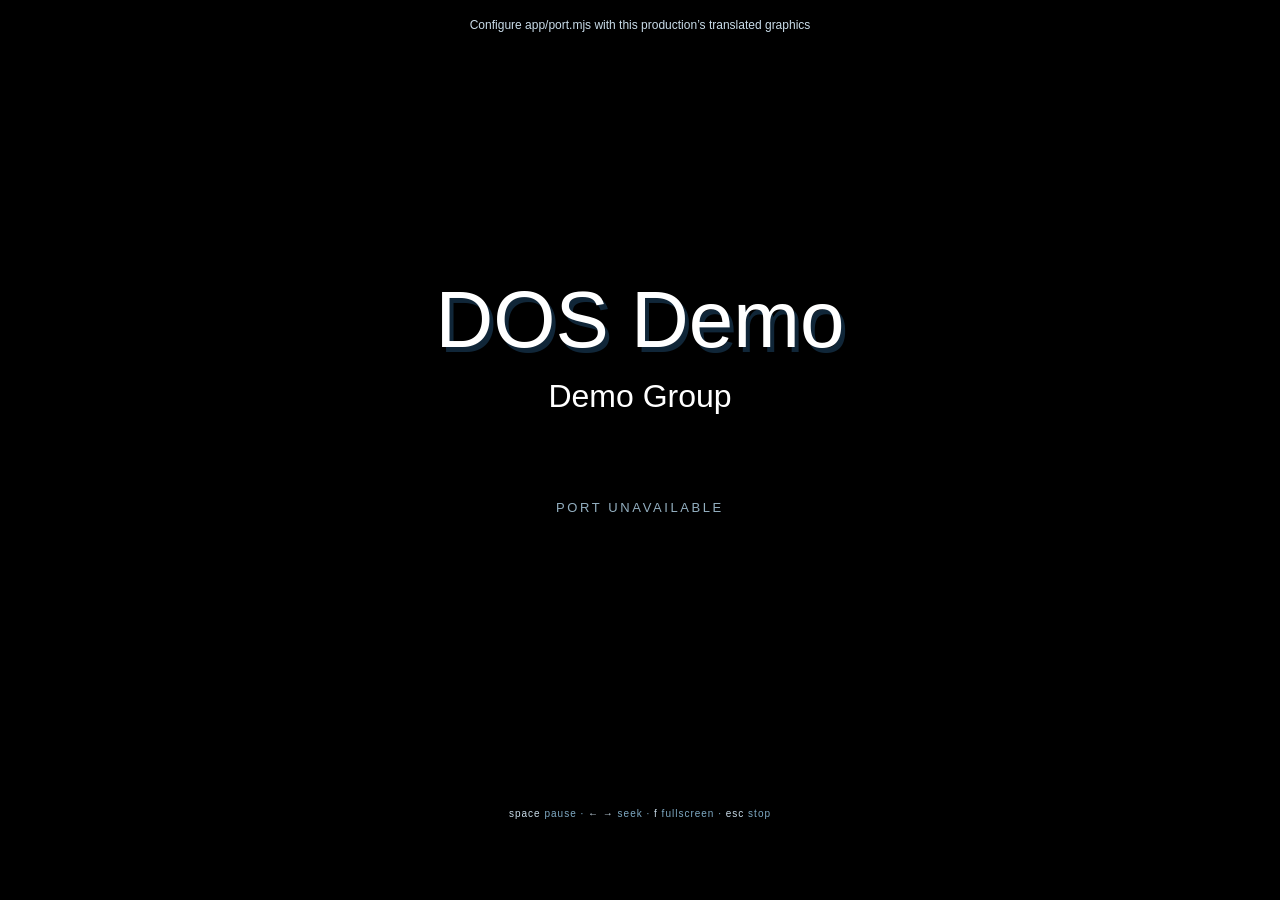
<file: templates/player-template/index.html>
<!doctype html>
<html lang="en">
<head>
  <meta charset="utf-8">
  <meta name="viewport" content="width=device-width, initial-scale=1, viewport-fit=cover">
  <meta name="description" content="Original graphics and sound translated to JavaScript.">
  <title>DOS Demo — Demo Group</title>
  <link rel="icon" href="data:,">
  <link rel="stylesheet" href="style.css">
</head>
<body>
  <main id="shell">
    <canvas id="screen" width="640" height="400" aria-label="DOS Demo"></canvas>
    <section id="gate" aria-label="DOS Demo">
      <canvas id="background" width="320" height="200" aria-hidden="true"></canvas>
      <div class="shade" aria-hidden="true"></div>
      <div class="gate-content">
        <h1><span id="demo-title">DOS Demo</span></h1>
        <p class="group" id="demo-group">Demo Group</p>
        <p class="meta" id="demo-meta"></p>
        <dl class="credits" id="demo-credits"></dl>
        <button id="start" class="start" type="button" disabled>Preparing<span class="dots" aria-hidden="true"></span></button>
      </div>
      <footer>
        <nav aria-label="Production links"><a id="pouet-link" hidden>Pouët</a><a id="github-link" hidden>GitHub</a></nav>
        <p><kbd>space</kbd> pause · <kbd>← →</kbd> seek · <kbd>f</kbd> fullscreen · <kbd>esc</kbd> stop</p>






      </footer>
    </section>
    <div id="hud" hidden>
      <button id="pause" type="button" aria-label="Pause demo">Pause</button>
      <button id="stop" type="button">Stop</button>
      <button id="backward" type="button" aria-label="Back 15 seconds">−15s</button><button id="forward" type="button" aria-label="Forward 15 seconds">+15s</button>
      <input id="timeline" type="range" min="0" max="0" step="0.1" value="0" aria-label="Seek demo">

      <output id="time">0:00</output>
      <button id="fullscreen" type="button">Fullscreen</button>
      <label class="stats-switch"><input id="stats-toggle" type="checkbox" role="switch" aria-controls="stats">Stats for nerds</label>
      <label>Scale <select id="scale" aria-label="Display scale"><option value="1">1x</option><option value="0.5">0.5x</option></select></label>
      <label>Volume <input id="volume" type="range" min="0" max="1" step="0.01" value="0.7"></label>
    </div>
    <div id="loading" hidden role="status" aria-live="polite"><span>Loading…</span></div>
    <section id="nerd-panel" hidden aria-label="Stats and live module tracker">
      <output id="stats" aria-label="Displayed frames per second">FPS: —</output>
      <div id="player-details"></div><div id="tracker-title">Original-code audio diagnostics</div>
      <div class="tracker-scroll"><canvas id="tracker" width="608" height="208" aria-label="Original sound diagnostics"></canvas></div>
    </section>
    <p id="status" role="status" aria-live="polite"></p>
  </main>
  <script type="module" src="app/app.mjs"></script>
<script type="module" src="app/shell.mjs"></script>
</body>
</html>
</file>
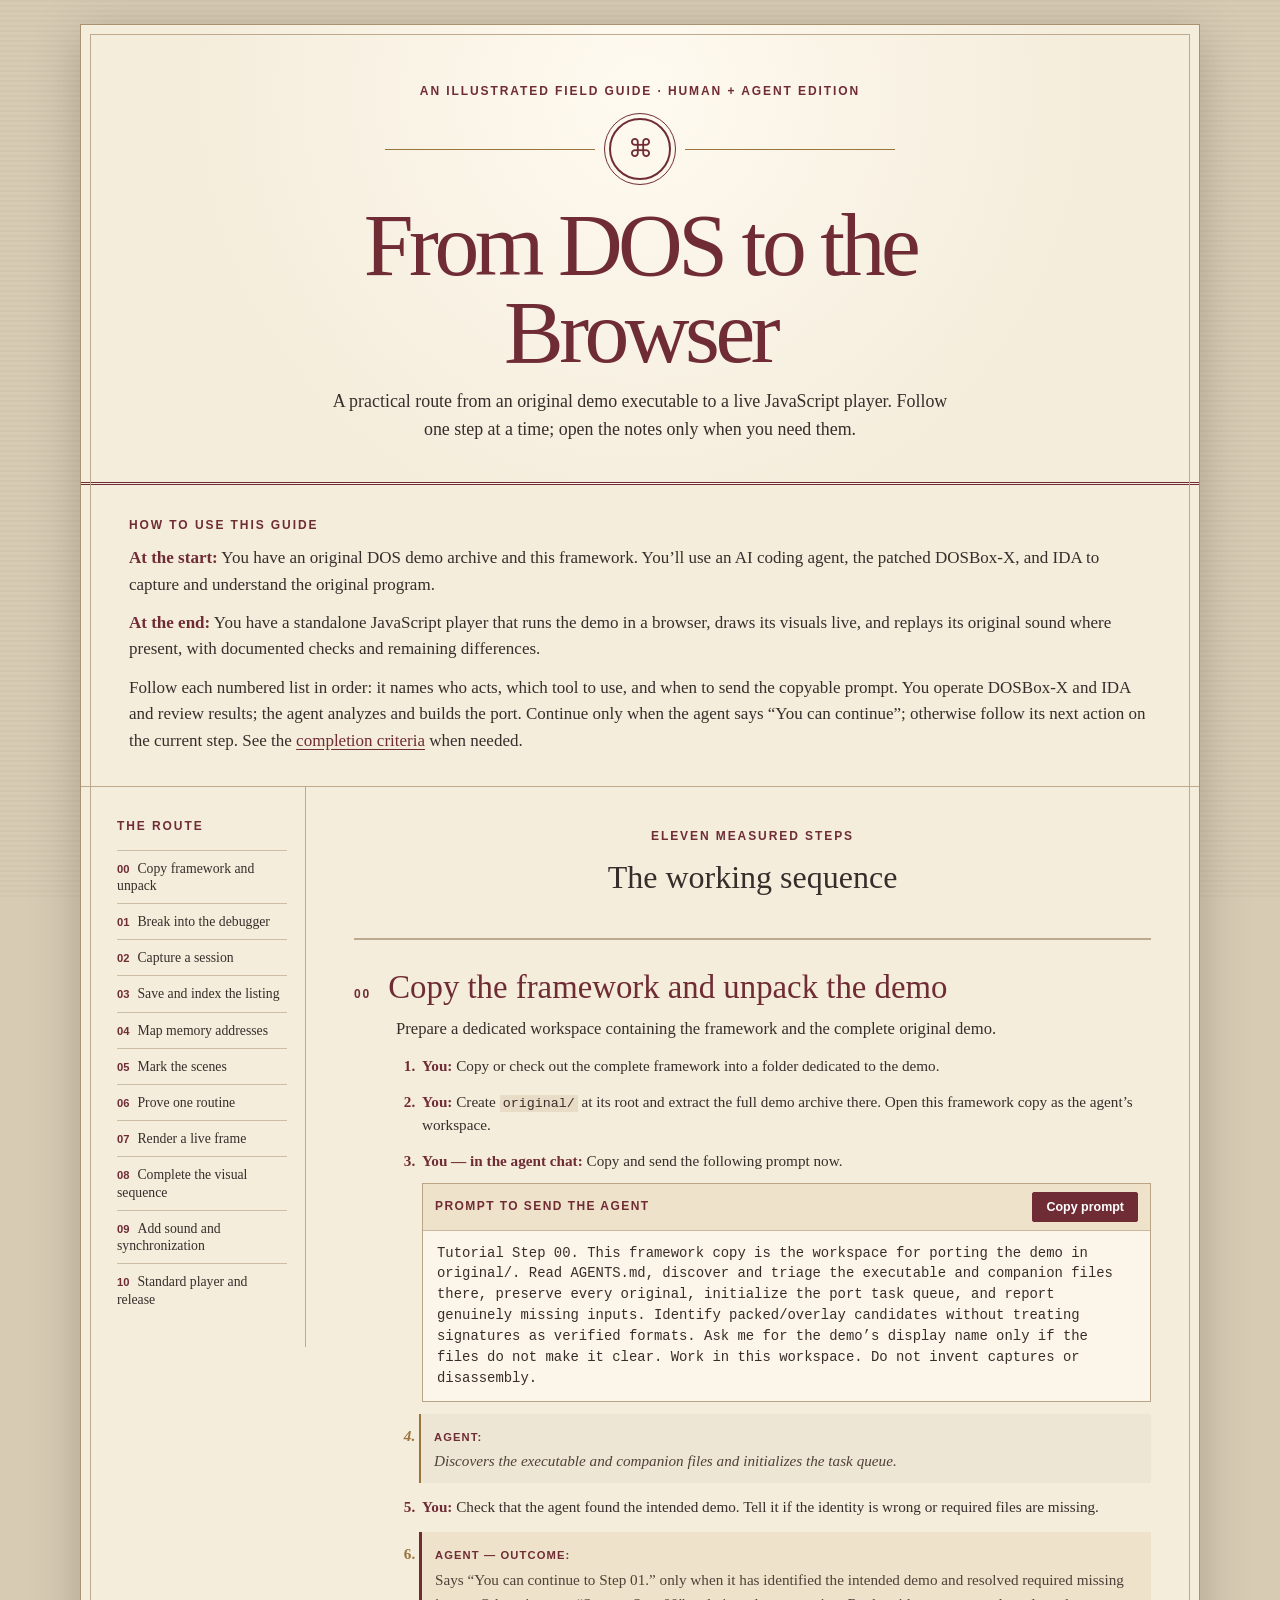
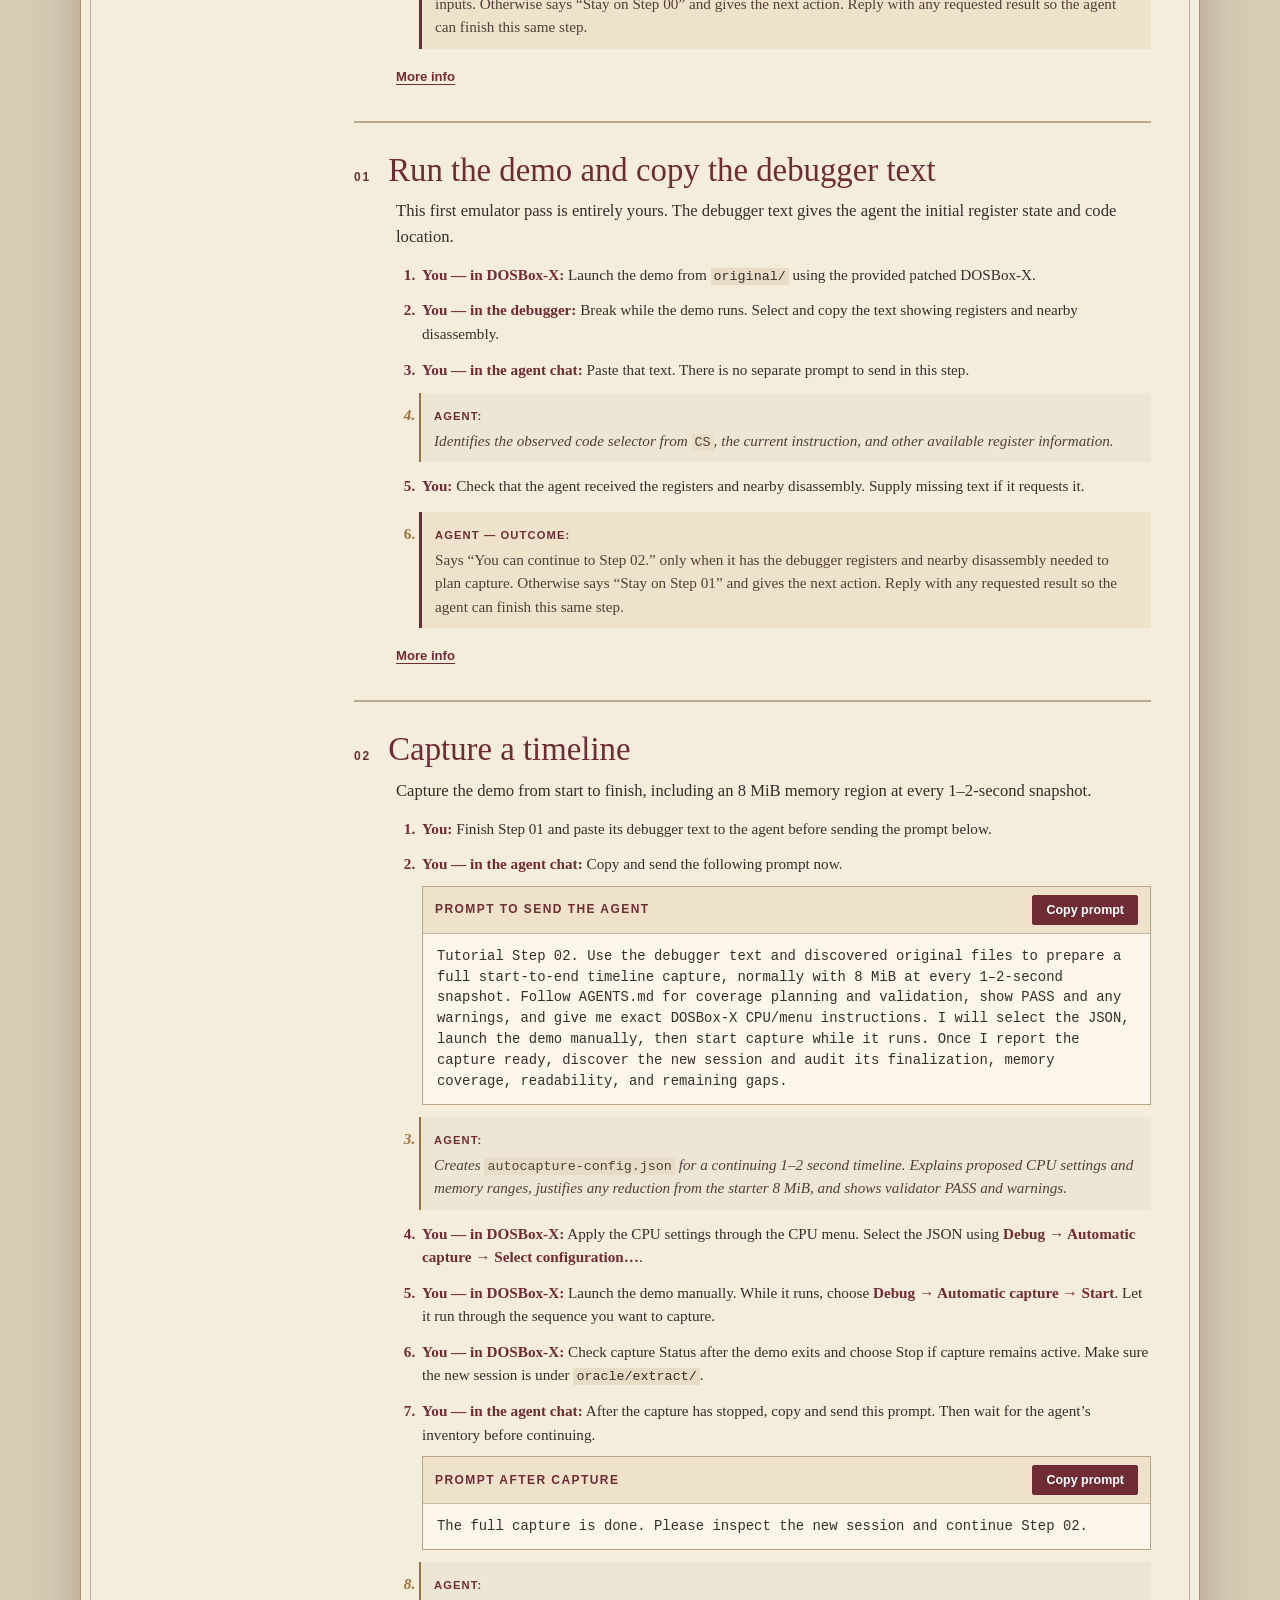
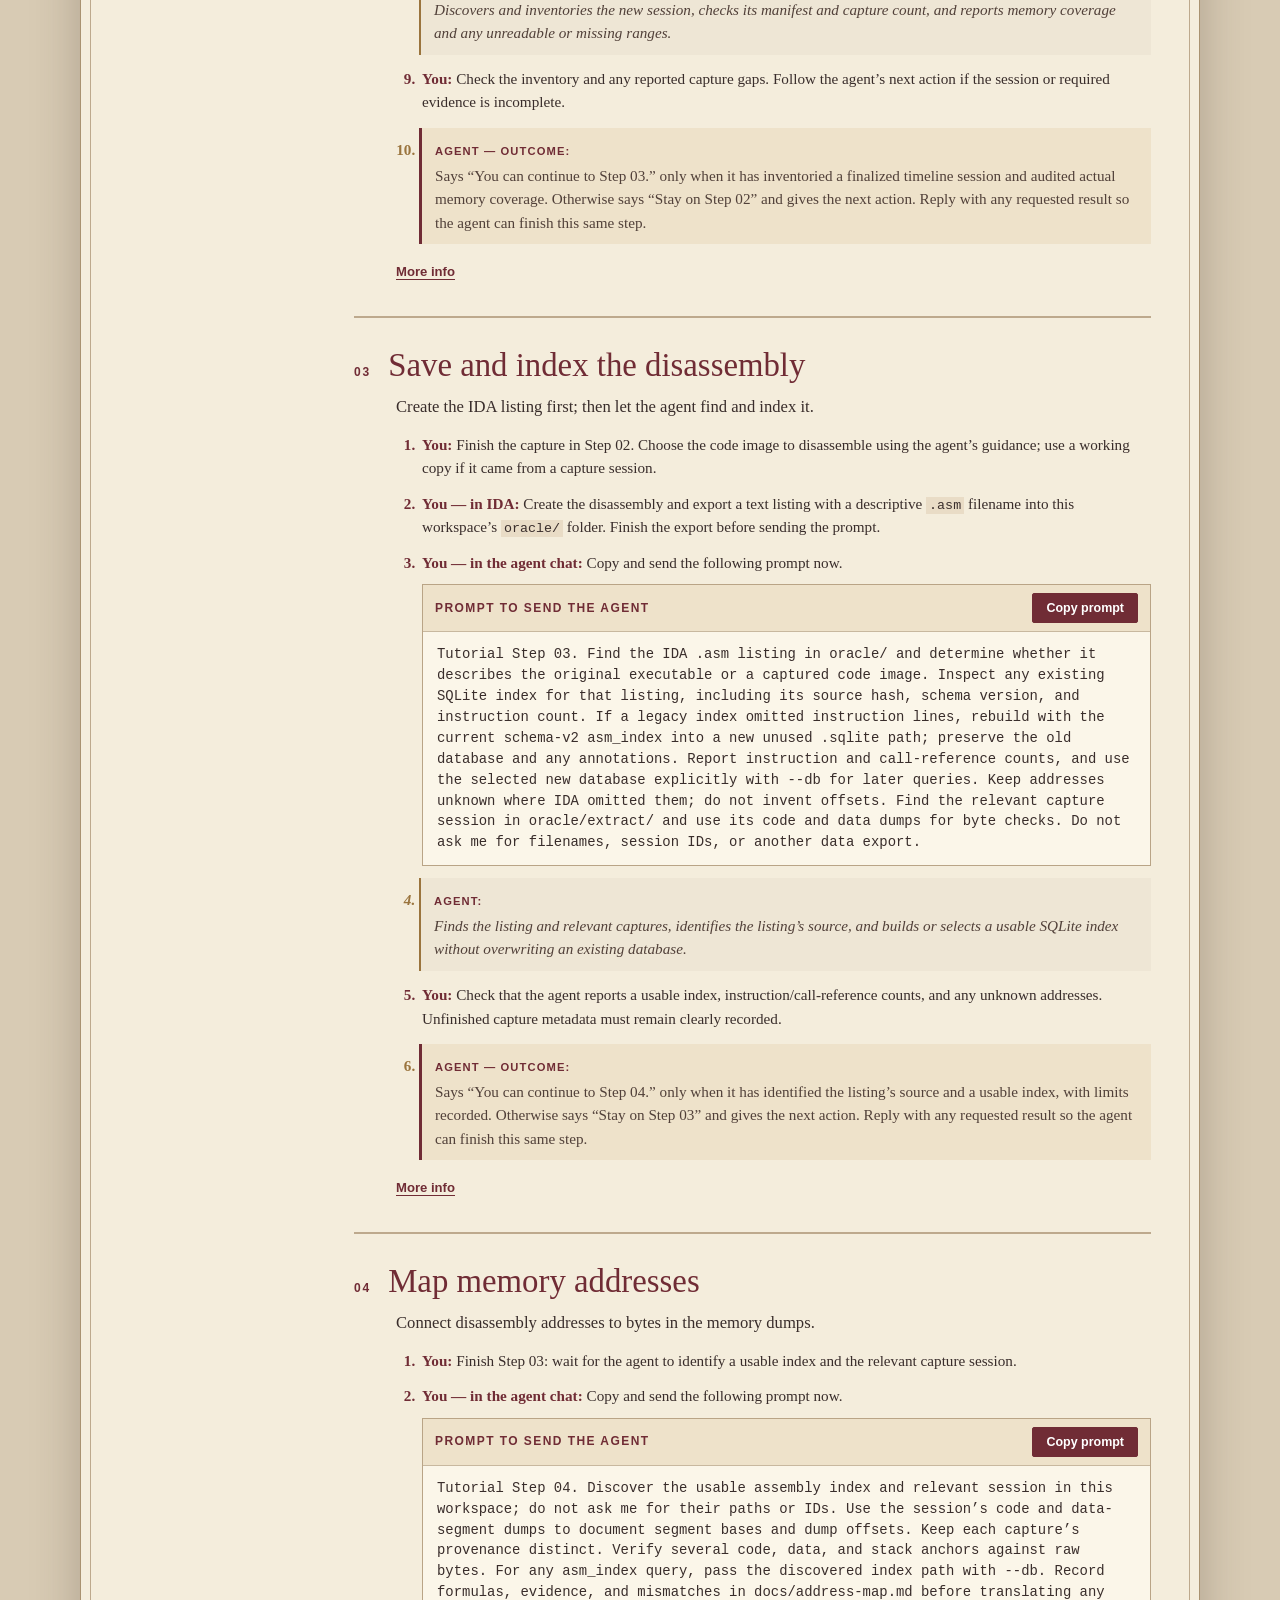
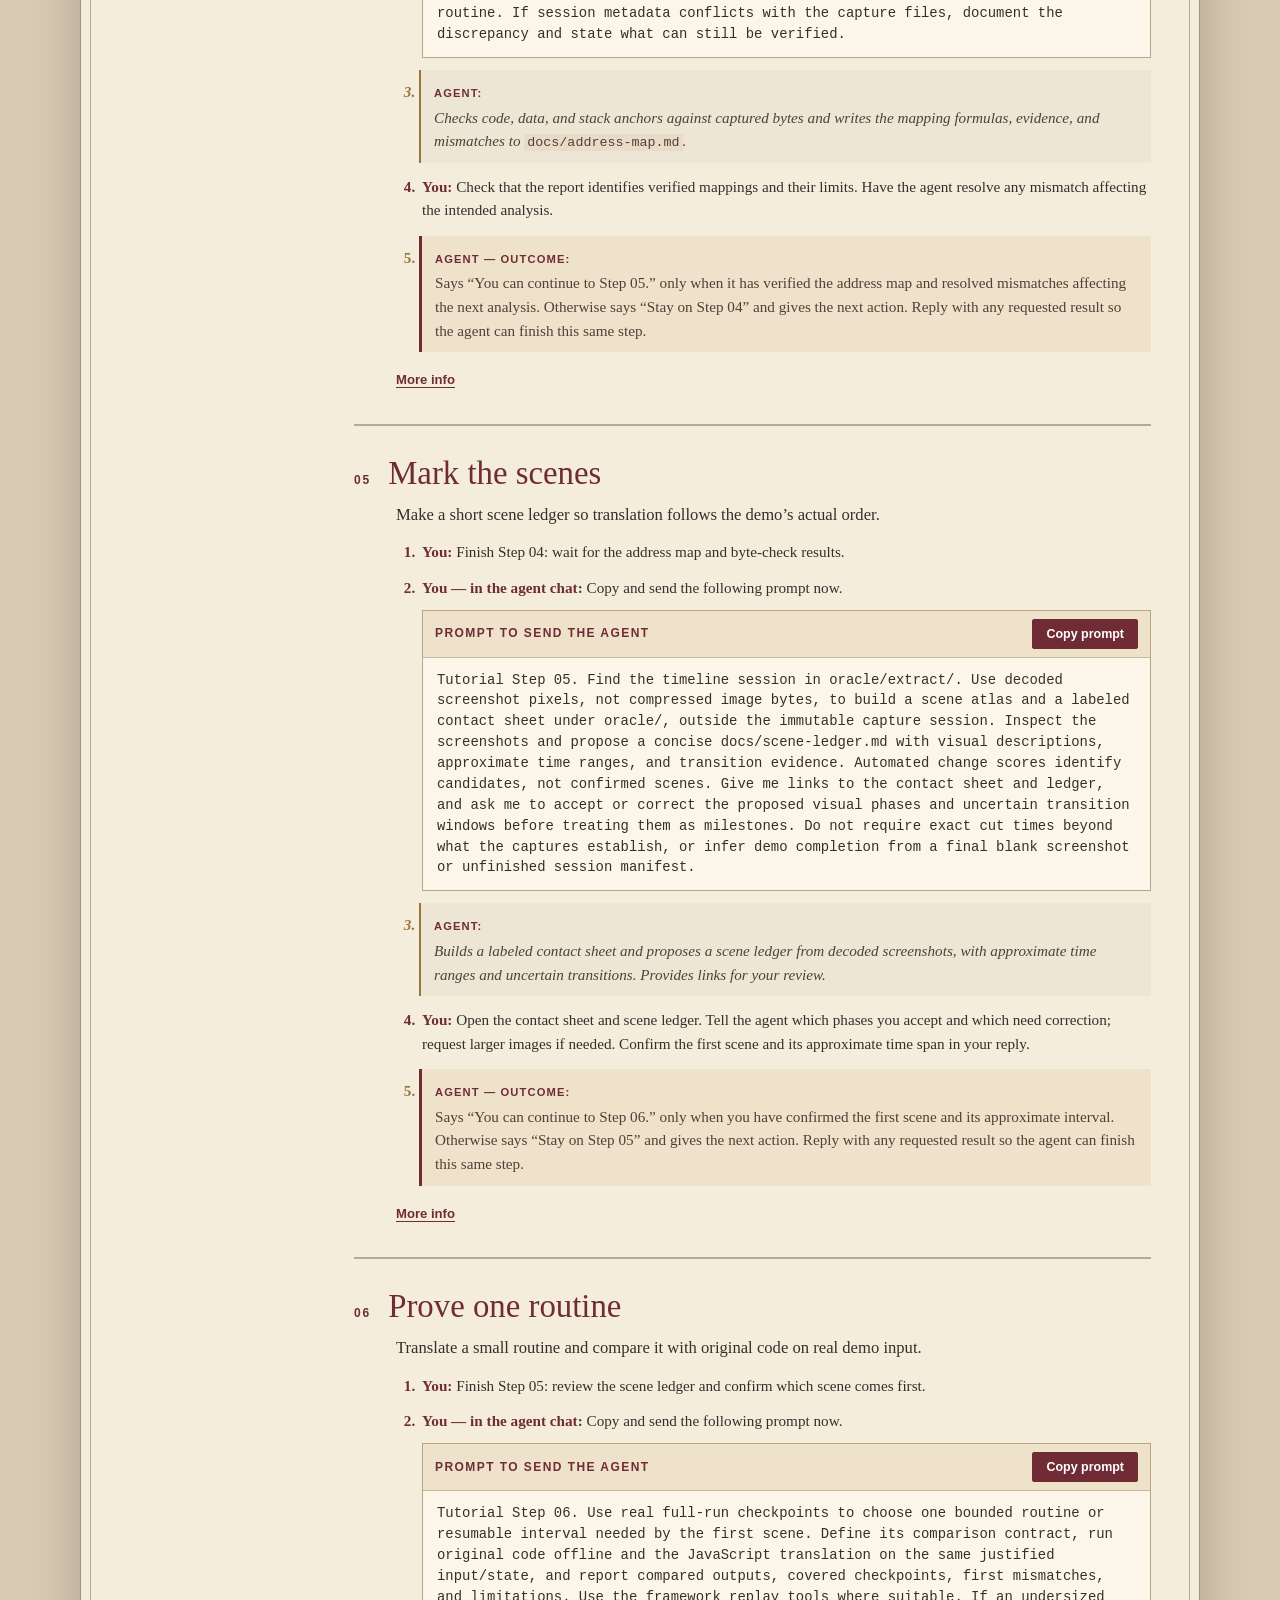
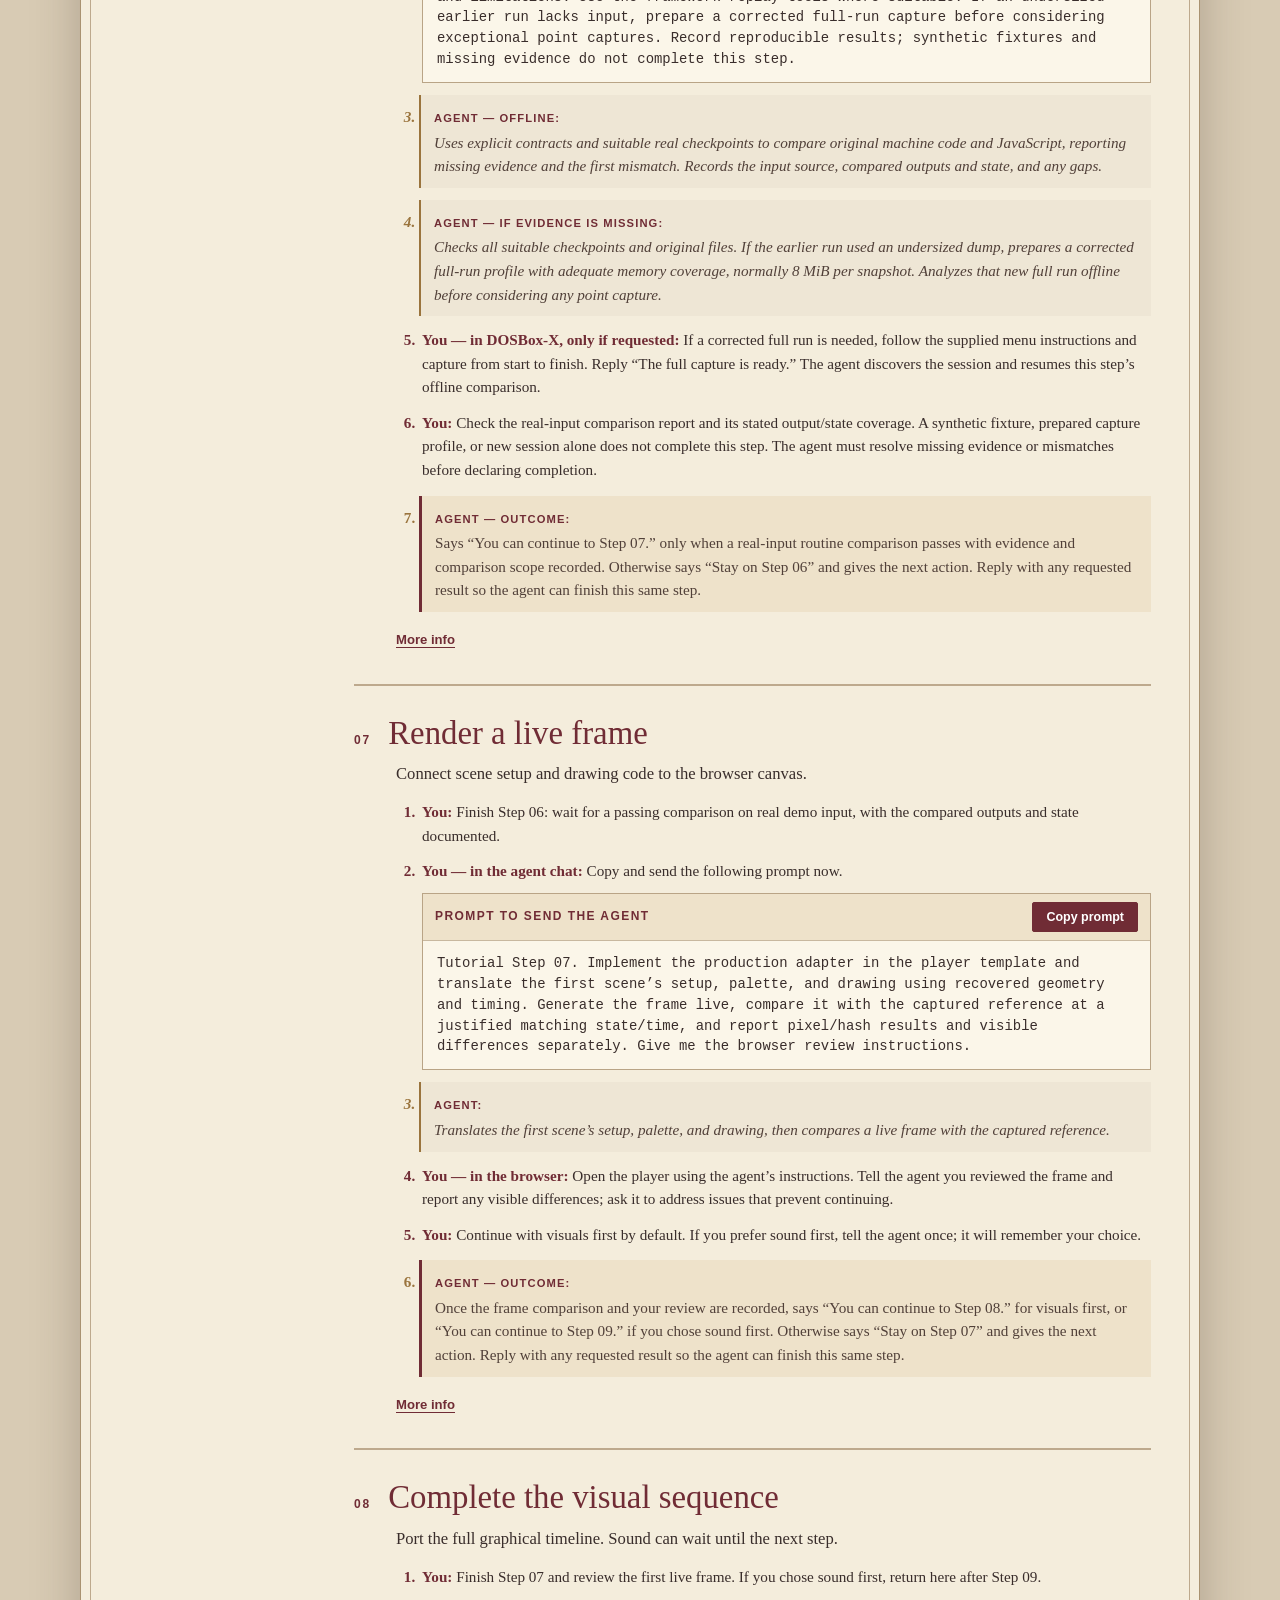
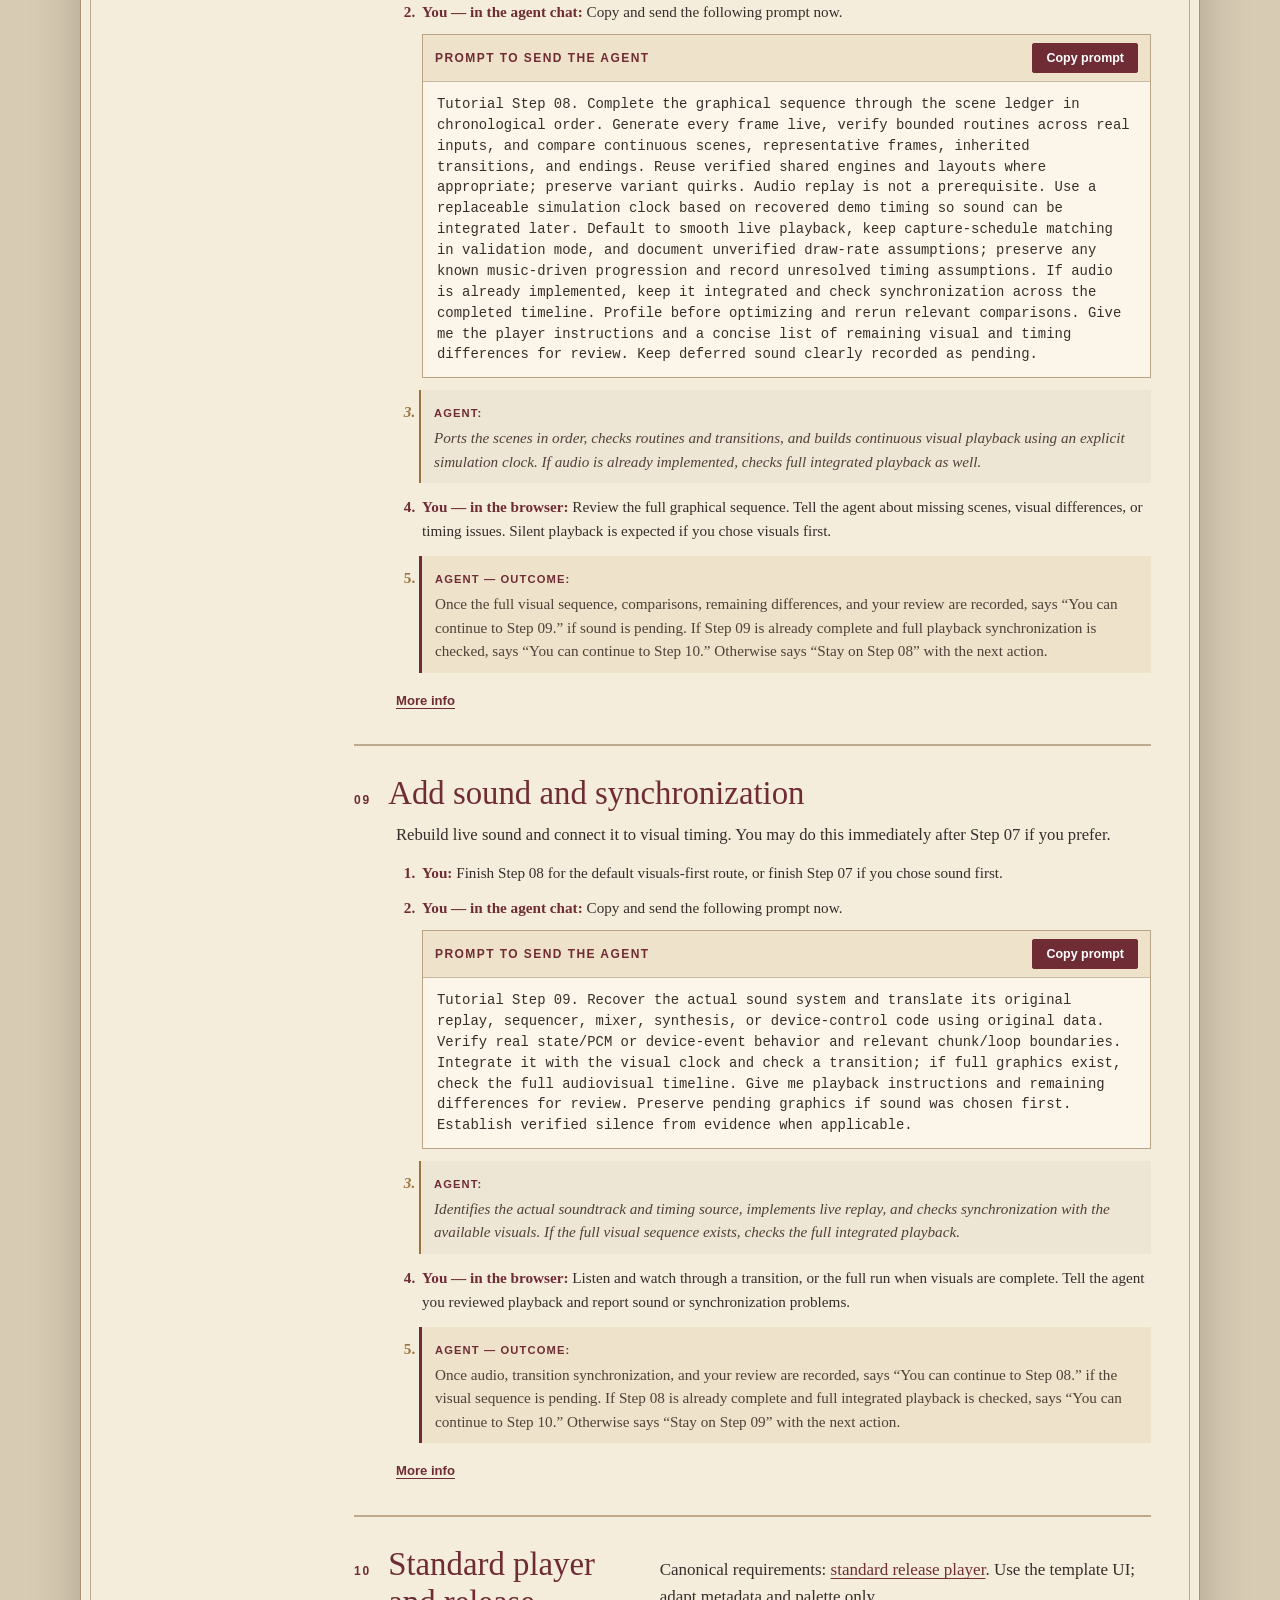
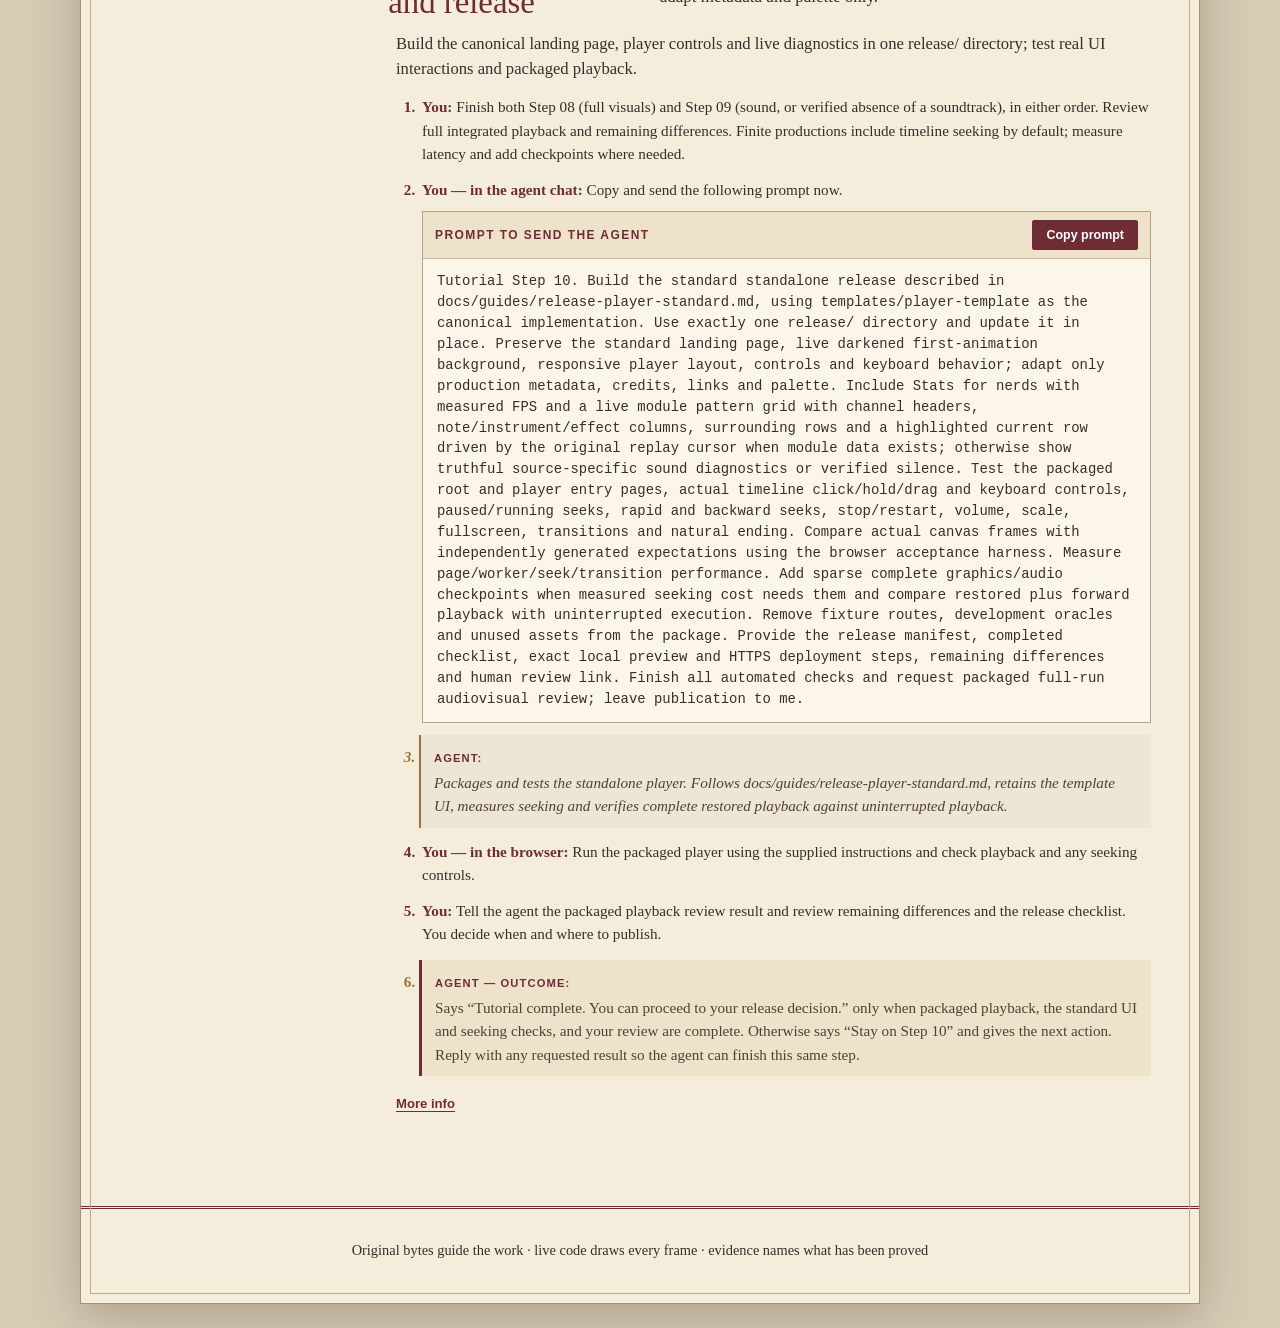
<file: tutorial.html>
<!doctype html>
<html lang="en">
<head>
<meta charset="utf-8">
<meta name="viewport" content="width=device-width, initial-scale=1">
<title>The DOS Porting Field Guide</title>
<style>
:root{--paper:#f4eddc;--ink:#392d2b;--wine:#702c35;--line:#bda98d;--gold:#9a743d}
*{box-sizing:border-box}html{scroll-behavior:smooth}
body{margin:0;color:var(--ink);background:#d8cbb4;font:17px/1.55 Georgia,"Times New Roman",serif}
body:before{content:"";position:fixed;inset:0;pointer-events:none;opacity:.13;background:repeating-linear-gradient(0deg,transparent 0 3px,#9b886a 4px,transparent 5px)}
a{color:var(--wine);text-underline-offset:3px}button{font:inherit;cursor:pointer}
.page{position:relative;max-width:1120px;margin:24px auto;background:var(--paper);border:1px solid #a99270;box-shadow:0 12px 45px #3a292244}
.page:before{content:"";position:absolute;inset:9px;border:1px solid var(--line);pointer-events:none}
.masthead{text-align:center;padding:52px 28px 38px;background:radial-gradient(circle at 50% 15%,#fffaf0 0,#f4eddc 65%);border-bottom:3px double var(--wine)}
.kicker,.step-no,.prompt-title{font:700 .75rem/1.4 Arial,sans-serif;letter-spacing:.16em;text-transform:uppercase;color:var(--wine)}
.ornament{display:flex;align-items:center;justify-content:center;gap:14px;color:var(--gold);margin:15px auto;max-width:510px}
.ornament:before,.ornament:after{content:"";height:1px;flex:1;background:var(--gold)}
.seal{width:62px;height:62px;display:grid;place-items:center;border:2px solid var(--wine);border-radius:50%;outline:1px solid var(--wine);outline-offset:4px;font-size:1.55rem;color:var(--wine)}
h1,h2,h3,p{margin-top:0}h1{max-width:760px;margin:22px auto 12px;font-size:clamp(2.8rem,7vw,5.8rem);font-weight:normal;line-height:.97;letter-spacing:-.05em;color:var(--wine)}
.subtitle{max-width:640px;margin:0 auto;font-size:1.12rem}
.intro{padding:32px 48px;border-bottom:1px solid var(--line)}
.intro h2{margin:0 0 12px}.intro p{margin:0 0 12px}.intro p:last-child{margin-bottom:0}.intro strong{color:var(--wine)}
.layout{display:grid;grid-template-columns:225px minmax(0,1fr)}
nav{padding:31px 18px 30px 36px;border-right:1px solid var(--line);align-self:start;position:sticky;top:0;max-height:100vh;overflow:auto}
nav .kicker{display:block;margin-bottom:15px}nav ol{list-style:none;padding:0;margin:0}nav li{border-top:1px solid #cdbda5}
nav a{display:block;padding:9px 0;color:var(--ink);text-decoration:none;font-size:.86rem;line-height:1.25}
nav a:hover,nav a:focus-visible{color:var(--wine);text-decoration:underline}nav a span{font:700 .7rem Arial,sans-serif;color:var(--wine);margin-right:8px}
main{min-width:0;padding:30px 48px 58px}.section-intro{text-align:center;margin:5px 0 35px}.section-intro h2{font-size:2rem;font-weight:normal;margin:5px 0 0}
.step{scroll-margin-top:18px;padding:29px 0 33px;border-top:2px solid var(--line)}
.step-head{display:flex;gap:17px;align-items:baseline}.step-no{white-space:nowrap}
.step h3{margin:0 0 9px;font-size:clamp(1.5rem,3vw,2.05rem);font-weight:normal;line-height:1.15;color:var(--wine)}
.summary{margin:0 0 13px 42px;font-size:1.04rem}
.workflow{margin:0 0 16px 42px;padding-left:23px;font-size:.95rem}.workflow>li{margin-bottom:12px;padding-left:3px}.workflow>li::marker{color:var(--wine);font-weight:bold}.workflow strong{color:var(--wine)}.workflow>.outcome{border-left:3px solid var(--wine);background:#eee2ca;padding:9px 12px;margin-top:14px}.workflow code{font:.88em Consolas,"Courier New",monospace;background:#e9dcc6;padding:1px 3px}
.workflow>.agent-action{padding:10px 13px;border-left:2px solid var(--gold);background:#eee6d5;color:#514039;font-style:italic}
.workflow>.agent-action::marker{color:var(--gold)}.workflow>.agent-action>strong:first-child{display:block;margin-bottom:4px;color:var(--wine);font:700 .7rem/1.4 Arial,sans-serif;letter-spacing:.1em;text-transform:uppercase}
.workflow>.agent-action.outcome{border-left:3px solid var(--wine);background:#eee2ca;font-style:normal}
.prompt{margin-top:10px;border:1px solid #b9a486;background:#fbf6e9}
.prompt-bar{display:flex;align-items:center;justify-content:space-between;gap:12px;padding:8px 12px;border-bottom:1px solid #c8b89f;background:#eee2ca}
.prompt-title{letter-spacing:.12em}.copy{border:1px solid var(--wine);color:#fff;background:var(--wine);padding:7px 13px;border-radius:2px;font:700 .78rem Arial,sans-serif;min-width:92px}
.copy:hover,.copy:focus-visible{background:#51212a}.copy:focus-visible,summary:focus-visible,a:focus-visible{outline:3px solid var(--gold);outline-offset:2px}
.prompt pre{white-space:pre-wrap;overflow-wrap:anywhere;margin:0;padding:12px 14px;font:.87rem/1.5 Consolas,"Courier New",monospace}.prompt code{font:inherit;background:none;padding:0}
details{margin:14px 0 0 42px;font-size:.92rem}summary{display:inline-block;color:var(--wine);font:700 .82rem Arial,sans-serif;cursor:pointer;text-decoration:underline;text-underline-offset:3px}
details[open] summary{margin-bottom:10px}.details-body{border-left:1px solid var(--line);padding:0 0 1px 16px;color:#54463e}.details-body p{margin:0 0 9px}
.details-body code{font:.85em Consolas,"Courier New",monospace;background:#e9dcc6;padding:1px 3px}.details-body a{font-weight:bold}
.outro{border-top:3px double var(--wine);text-align:center;padding:30px 30px 42px;font-size:.9rem}.outro p{margin:0}
@media(max-width:780px){.layout{display:block}.intro{padding:25px 28px}nav{position:static;max-height:none;border-right:0;border-bottom:1px solid var(--line);padding:20px 28px}nav ol{display:grid;grid-template-columns:repeat(2,minmax(0,1fr));gap:0 15px}main{padding:25px 28px 45px}}
@media(max-width:520px){.page{margin:0}.page:before{inset:5px}.masthead{padding:40px 20px 30px}nav ol{grid-template-columns:1fr}.step-head{gap:10px}.summary,details,.workflow{margin-left:0}}
@media(prefers-reduced-motion:reduce){html{scroll-behavior:auto}}
</style>
</head>
<body><div class="page">
<header class="masthead"><span class="kicker">An illustrated field guide · human + agent edition</span><div class="ornament"><span class="seal" aria-hidden="true">⌘</span></div><h1>From DOS to the Browser</h1><p class="subtitle">A practical route from an original demo executable to a live JavaScript player. Follow one step at a time; open the notes only when you need them.</p></header>
<section class="intro" aria-labelledby="guide-intro"><h2 class="kicker" id="guide-intro">How to use this guide</h2><p><strong>At the start:</strong> You have an original DOS demo archive and this framework. You’ll use an AI coding agent, the patched DOSBox-X, and IDA to capture and understand the original program.</p><p><strong>At the end:</strong> You have a standalone JavaScript player that runs the demo in a browser, draws its visuals live, and replays its original sound where present, with documented checks and remaining differences.</p><p>Follow each numbered list in order: it names who acts, which tool to use, and when to send the copyable prompt. You operate DOSBox-X and IDA and review results; the agent analyzes and builds the port. Continue only when the agent says “You can continue”; otherwise follow its next action on the current step. See the <a href="docs/guides/tutorial-outcomes.md">completion criteria</a> when needed.</p></section>
<div class="layout"><nav aria-label="Tutorial steps"><span class="kicker">The route</span><ol>
<li><a href="#step-0"><span>00</span>Copy framework and unpack</a></li>
<li><a href="#step-1"><span>01</span>Break into the debugger</a></li>
<li><a href="#step-2"><span>02</span>Capture a session</a></li>
<li><a href="#step-3"><span>03</span>Save and index the listing</a></li>
<li><a href="#step-4"><span>04</span>Map memory addresses</a></li>
<li><a href="#step-5"><span>05</span>Mark the scenes</a></li>
<li><a href="#step-6"><span>06</span>Prove one routine</a></li>
<li><a href="#step-7"><span>07</span>Render a live frame</a></li>
<li><a href="#step-8"><span>08</span>Complete the visual sequence</a></li>
<li><a href="#step-9"><span>09</span>Add sound and synchronization</a></li>
<li><a href="#step-10"><span>10</span>Standard player and release</a></li>
</ol></nav><main><div class="section-intro"><span class="kicker">Eleven measured steps</span><h2>The working sequence</h2></div>
<section class="step" id="step-0"><div class="step-head"><span class="step-no">00</span><h3>Copy the framework and unpack the demo</h3></div><p class="summary">Prepare a dedicated workspace containing the framework and the complete original demo.</p><ol class="workflow"><li><strong>You:</strong> Copy or check out the complete framework into a folder dedicated to the demo.</li><li><strong>You:</strong> Create <code>original/</code> at its root and extract the full demo archive there. Open this framework copy as the agent’s workspace.</li><li><strong>You — in the agent chat:</strong> Copy and send the following prompt now.<div class="prompt"><div class="prompt-bar"><span class="prompt-title">Prompt to send the agent</span><button class="copy" type="button">Copy prompt</button></div><pre><code>Tutorial Step 00. This framework copy is the workspace for porting the demo in original/. Read AGENTS.md, discover and triage the executable and companion files there, preserve every original, initialize the port task queue, and report genuinely missing inputs. Identify packed/overlay candidates without treating signatures as verified formats. Ask me for the demo’s display name only if the files do not make it clear. Work in this workspace. Do not invent captures or disassembly.</code></pre></div></li><li class="agent-action"><strong>Agent:</strong> Discovers the executable and companion files and initializes the task queue.</li><li><strong>You:</strong> Check that the agent found the intended demo. Tell it if the identity is wrong or required files are missing.</li><li class="outcome agent-action"><strong>Agent — outcome:</strong> Says “You can continue to Step 01.” only when it has identified the intended demo and resolved required missing inputs. Otherwise says “Stay on Step 00” and gives the next action. Reply with any requested result so the agent can finish this same step.</li></ol><details><summary>More info</summary><div class="details-body"><p>The dedicated folder contains the full framework: <code>tools/</code>, <code>templates/</code>, <code>docs/</code>, and the other framework files. Preserve subfolders from the demo archive; its executable may depend on nearby data files. Keep the archive too. Later captures belong in this workspace’s <code>oracle/extract/</code>. See <a href="QUICKSTART.md">Quickstart</a>.</p></div></details></section>
<section class="step" id="step-1"><div class="step-head"><span class="step-no">01</span><h3>Run the demo and copy the debugger text</h3></div><p class="summary">This first emulator pass is entirely yours. The debugger text gives the agent the initial register state and code location.</p><ol class="workflow"><li><strong>You — in DOSBox-X:</strong> Launch the demo from <code>original/</code> using the provided patched DOSBox-X.</li><li><strong>You — in the debugger:</strong> Break while the demo runs. Select and copy the text showing registers and nearby disassembly.</li><li><strong>You — in the agent chat:</strong> Paste that text. There is no separate prompt to send in this step.</li><li class="agent-action"><strong>Agent:</strong> Identifies the observed code selector from <code>CS</code>, the current instruction, and other available register information.</li><li><strong>You:</strong> Check that the agent received the registers and nearby disassembly. Supply missing text if it requests it.</li><li class="outcome agent-action"><strong>Agent — outcome:</strong> Says “You can continue to Step 02.” only when it has the debugger registers and nearby disassembly needed to plan capture. Otherwise says “Stay on Step 01” and gives the next action. Reply with any requested result so the agent can finish this same step.</li></ol><details><summary>More info</summary><div class="details-body"><p><code>CS</code> identifies the active code segment selector. Together with <code>EIP</code> and the nearby instructions, it helps the agent plan which memory to capture and how to locate the running code. The agent does not operate DOSBox-X. See <a href="docs/guides/dosbox-capture-setup.md">DOSBox-X setup</a>.</p></div></details></section>
<section class="step" id="step-2"><div class="step-head"><span class="step-no">02</span><h3>Capture a timeline</h3></div><p class="summary">Capture the demo from start to finish, including an 8 MiB memory region at every 1–2-second snapshot.</p><ol class="workflow"><li><strong>You:</strong> Finish Step 01 and paste its debugger text to the agent before sending the prompt below.</li><li><strong>You — in the agent chat:</strong> Copy and send the following prompt now.<div class="prompt"><div class="prompt-bar"><span class="prompt-title">Prompt to send the agent</span><button class="copy" type="button">Copy prompt</button></div><pre><code>Tutorial Step 02. Use the debugger text and discovered original files to prepare a full start-to-end timeline capture, normally with 8 MiB at every 1–2-second snapshot. Follow AGENTS.md for coverage planning and validation, show PASS and any warnings, and give me exact DOSBox-X CPU/menu instructions. I will select the JSON, launch the demo manually, then start capture while it runs. Once I report the capture ready, discover the new session and audit its finalization, memory coverage, readability, and remaining gaps.</code></pre></div></li><li class="agent-action"><strong>Agent:</strong> Creates <code>autocapture-config.json</code> for a continuing 1–2 second timeline. Explains proposed CPU settings and memory ranges, justifies any reduction from the starter 8 MiB, and shows validator PASS and warnings.</li><li><strong>You — in DOSBox-X:</strong> Apply the CPU settings through the CPU menu. Select the JSON using <strong>Debug → Automatic capture → Select configuration…</strong>.</li><li><strong>You — in DOSBox-X:</strong> Launch the demo manually. While it runs, choose <strong>Debug → Automatic capture → Start</strong>. Let it run through the sequence you want to capture.</li><li><strong>You — in DOSBox-X:</strong> Check capture Status after the demo exits and choose Stop if capture remains active. Make sure the new session is under <code>oracle/extract/</code>.</li><li><strong>You — in the agent chat:</strong> After the capture has stopped, copy and send this prompt. Then wait for the agent’s inventory before continuing.<div class="prompt"><div class="prompt-bar"><span class="prompt-title">Prompt after capture</span><button class="copy" type="button">Copy prompt</button></div><pre><code>The full capture is done. Please inspect the new session and continue Step 02.</code></pre></div></li><li class="agent-action"><strong>Agent:</strong> Discovers and inventories the new session, checks its manifest and capture count, and reports memory coverage and any unreadable or missing ranges.</li><li><strong>You:</strong> Check the inventory and any reported capture gaps. Follow the agent’s next action if the session or required evidence is incomplete.</li><li class="outcome agent-action"><strong>Agent — outcome:</strong> Says “You can continue to Step 03.” only when it has inventoried a finalized timeline session and audited actual memory coverage. Otherwise says “Stay on Step 02” and gives the next action. Reply with any requested result so the agent can finish this same step.</li></ol><details><summary>More info</summary><div class="details-body"><p>Use <a href="docs/guides/dosbox-capture-setup.md">the capture setup guide</a>. A starting fixed count such as <code>5000</code> is a proposal; record the actual value used. Save screenshots, registers, VGA state, and the 8 MiB memory region at every snapshot by default. Reduce cadence only with a stated evidence tradeoff; extra disk use is preferable to repeated manual point captures. The profile must pass the timeline validator; valid JSON alone is insufficient. PASS does not prove memory coverage: code, input buffers, heap, and stack may lie beyond a small dump. The starter region is 8 MiB; the agent must justify any reduction, verify mappings, and report partial/unreadable memory. Overlapping code/data dumps do not extend the captured range. After capture, check Status and Stop if still active. A session.json left at running with zero captures is not finalized even if snapshot folders exist. Reuse this full run for offline analysis. A <a href="docs/templates/CAPTURE_REQUEST.md">targeted capture</a> is exceptional and requires a concrete question that the adequately sized full run cannot answer.</p></div></details></section>
<section class="step" id="step-3"><div class="step-head"><span class="step-no">03</span><h3>Save and index the disassembly</h3></div><p class="summary">Create the IDA listing first; then let the agent find and index it.</p><ol class="workflow"><li><strong>You:</strong> Finish the capture in Step 02. Choose the code image to disassemble using the agent’s guidance; use a working copy if it came from a capture session.</li><li><strong>You — in IDA:</strong> Create the disassembly and export a text listing with a descriptive <code>.asm</code> filename into this workspace’s <code>oracle/</code> folder. Finish the export before sending the prompt.</li><li><strong>You — in the agent chat:</strong> Copy and send the following prompt now.<div class="prompt"><div class="prompt-bar"><span class="prompt-title">Prompt to send the agent</span><button class="copy" type="button">Copy prompt</button></div><pre><code>Tutorial Step 03. Find the IDA .asm listing in oracle/ and determine whether it describes the original executable or a captured code image. Inspect any existing SQLite index for that listing, including its source hash, schema version, and instruction count. If a legacy index omitted instruction lines, rebuild with the current schema-v2 asm_index into a new unused .sqlite path; preserve the old database and any annotations. Report instruction and call-reference counts, and use the selected new database explicitly with --db for later queries. Keep addresses unknown where IDA omitted them; do not invent offsets. Find the relevant capture session in oracle/extract/ and use its code and data dumps for byte checks. Do not ask me for filenames, session IDs, or another data export.</code></pre></div></li><li class="agent-action"><strong>Agent:</strong> Finds the listing and relevant captures, identifies the listing’s source, and builds or selects a usable SQLite index without overwriting an existing database.</li><li><strong>You:</strong> Check that the agent reports a usable index, instruction/call-reference counts, and any unknown addresses. Unfinished capture metadata must remain clearly recorded.</li><li class="outcome agent-action"><strong>Agent — outcome:</strong> Says “You can continue to Step 04.” only when it has identified the listing’s source and a usable index, with limits recorded. Otherwise says “Stay on Step 03” and gives the next action. Reply with any requested result so the agent can finish this same step.</li></ol><details><summary>More info</summary><div class="details-body"><p>An existing schema-v1 index with zero instructions can be replaced for analysis by a new schema-v2 index, without overwriting the old file. IDA may omit addresses on instruction lines; the indexer retains their line numbers and call references with unknown addresses. Keep capture dumps in their original session directory under <code>oracle/extract/</code>. If you load a captured binary into IDA, use a working copy outside that immutable session so IDA database sidecars do not alter it. See <a href="tools/asm_index/README.md">asm_index</a> and <a href="docs/guides/address-mapping.md">address mapping</a>.</p></div></details></section>
<section class="step" id="step-4"><div class="step-head"><span class="step-no">04</span><h3>Map memory addresses</h3></div><p class="summary">Connect disassembly addresses to bytes in the memory dumps.</p><ol class="workflow"><li><strong>You:</strong> Finish Step 03: wait for the agent to identify a usable index and the relevant capture session.</li><li><strong>You — in the agent chat:</strong> Copy and send the following prompt now.<div class="prompt"><div class="prompt-bar"><span class="prompt-title">Prompt to send the agent</span><button class="copy" type="button">Copy prompt</button></div><pre><code>Tutorial Step 04. Discover the usable assembly index and relevant session in this workspace; do not ask me for their paths or IDs. Use the session’s code and data-segment dumps to document segment bases and dump offsets. Keep each capture’s provenance distinct. Verify several code, data, and stack anchors against raw bytes. For any asm_index query, pass the discovered index path with --db. Record formulas, evidence, and mismatches in docs/address-map.md before translating any routine. If session metadata conflicts with the capture files, document the discrepancy and state what can still be verified.</code></pre></div></li><li class="agent-action"><strong>Agent:</strong> Checks code, data, and stack anchors against captured bytes and writes the mapping formulas, evidence, and mismatches to <code>docs/address-map.md</code>.</li><li><strong>You:</strong> Check that the report identifies verified mappings and their limits. Have the agent resolve any mismatch affecting the intended analysis.</li><li class="outcome agent-action"><strong>Agent — outcome:</strong> Says “You can continue to Step 05.” only when it has verified the address map and resolved mismatches affecting the next analysis. Otherwise says “Stay on Step 04” and gives the next action. Reply with any requested result so the agent can finish this same step.</li></ol><details><summary>More info</summary><div class="details-body"><p>For protected mode, the useful address is usually segment base plus register offset, adjusted for dump base. Do not assume an IDA address equals a file offset. The agent supplies any suggested follow-up command for your information; you do not need to run an index query yourself. See <a href="docs/guides/address-mapping.md">address mapping</a>.</p></div></details></section>
<section class="step" id="step-5"><div class="step-head"><span class="step-no">05</span><h3>Mark the scenes</h3></div><p class="summary">Make a short scene ledger so translation follows the demo’s actual order.</p><ol class="workflow"><li><strong>You:</strong> Finish Step 04: wait for the address map and byte-check results.</li><li><strong>You — in the agent chat:</strong> Copy and send the following prompt now.<div class="prompt"><div class="prompt-bar"><span class="prompt-title">Prompt to send the agent</span><button class="copy" type="button">Copy prompt</button></div><pre><code>Tutorial Step 05. Find the timeline session in oracle/extract/. Use decoded screenshot pixels, not compressed image bytes, to build a scene atlas and a labeled contact sheet under oracle/, outside the immutable capture session. Inspect the screenshots and propose a concise docs/scene-ledger.md with visual descriptions, approximate time ranges, and transition evidence. Automated change scores identify candidates, not confirmed scenes. Give me links to the contact sheet and ledger, and ask me to accept or correct the proposed visual phases and uncertain transition windows before treating them as milestones. Do not require exact cut times beyond what the captures establish, or infer demo completion from a final blank screenshot or unfinished session manifest.</code></pre></div></li><li class="agent-action"><strong>Agent:</strong> Builds a labeled contact sheet and proposes a scene ledger from decoded screenshots, with approximate time ranges and uncertain transitions. Provides links for your review.</li><li><strong>You:</strong> Open the contact sheet and scene ledger. Tell the agent which phases you accept and which need correction; request larger images if needed. Confirm the first scene and its approximate time span in your reply.</li><li class="outcome agent-action"><strong>Agent — outcome:</strong> Says “You can continue to Step 06.” only when you have confirmed the first scene and its approximate interval. Otherwise says “Stay on Step 05” and gives the next action. Reply with any requested result so the agent can finish this same step.</li></ol><details><summary>More info</summary><div class="details-body"><p>The atlas organizes captured screenshots; it does not become player footage. Motion, fades, and flashes can trigger automated change scores within one scene. Review proposed phases visually; a tool’s provisional count is not a confirmed scene count. Sparse captures can miss brief scenes, and an unfinished session or final blank frame does not establish the demo’s end. See <a href="tools/oracle/README.md">scene review guidance</a>.</p></div></details></section>
<section class="step" id="step-6"><div class="step-head"><span class="step-no">06</span><h3>Prove one routine</h3></div><p class="summary">Translate a small routine and compare it with original code on real demo input.</p><ol class="workflow"><li><strong>You:</strong> Finish Step 05: review the scene ledger and confirm which scene comes first.</li><li><strong>You — in the agent chat:</strong> Copy and send the following prompt now.<div class="prompt"><div class="prompt-bar"><span class="prompt-title">Prompt to send the agent</span><button class="copy" type="button">Copy prompt</button></div><pre><code>Tutorial Step 06. Use real full-run checkpoints to choose one bounded routine or resumable interval needed by the first scene. Define its comparison contract, run original code offline and the JavaScript translation on the same justified input/state, and report compared outputs, covered checkpoints, first mismatches, and limitations. Use the framework replay tools where suitable. If an undersized earlier run lacks input, prepare a corrected full-run capture before considering exceptional point captures. Record reproducible results; synthetic fixtures and missing evidence do not complete this step.</code></pre></div></li><li class="agent-action"><strong>Agent — offline:</strong> Uses explicit contracts and suitable real checkpoints to compare original machine code and JavaScript, reporting missing evidence and the first mismatch. Records the input source, compared outputs and state, and any gaps.</li><li class="agent-action"><strong>Agent — if evidence is missing:</strong> Checks all suitable checkpoints and original files. If the earlier run used an undersized dump, prepares a corrected full-run profile with adequate memory coverage, normally 8 MiB per snapshot. Analyzes that new full run offline before considering any point capture.</li><li><strong>You — in DOSBox-X, only if requested:</strong> If a corrected full run is needed, follow the supplied menu instructions and capture from start to finish. Reply “The full capture is ready.” The agent discovers the session and resumes this step’s offline comparison.</li><li><strong>You:</strong> Check the real-input comparison report and its stated output/state coverage. A synthetic fixture, prepared capture profile, or new session alone does not complete this step. The agent must resolve missing evidence or mismatches before declaring completion.</li><li class="outcome agent-action"><strong>Agent — outcome:</strong> Says “You can continue to Step 07.” only when a real-input routine comparison passes with evidence and comparison scope recorded. Otherwise says “Stay on Step 06” and gives the next action. Reply with any requested result so the agent can finish this same step.</li></ol><details><summary>More info</summary><div class="details-body"><p>Periodic checkpoints can supply real memory and register state even when sampled inside a routine. Resume from that instruction to a bounded stop in Unicorn, then compare JavaScript on the same state. A live CALL/return pair is not required. When a 1 MiB dump omitted the input, correct the full-run memory coverage before requesting more manual experiments. Targeted captures are reserved for a demonstrated question that an adequately sized full run and offline execution cannot resolve. See <a href="docs/templates/ROUTINE_CONTRACT.md">routine contract</a> and <a href="docs/guides/dosbox-capture-setup.md">capture guidance</a>.</p></div></details></section>
<section class="step" id="step-7"><div class="step-head"><span class="step-no">07</span><h3>Render a live frame</h3></div><p class="summary">Connect scene setup and drawing code to the browser canvas.</p><ol class="workflow"><li><strong>You:</strong> Finish Step 06: wait for a passing comparison on real demo input, with the compared outputs and state documented.</li><li><strong>You — in the agent chat:</strong> Copy and send the following prompt now.<div class="prompt"><div class="prompt-bar"><span class="prompt-title">Prompt to send the agent</span><button class="copy" type="button">Copy prompt</button></div><pre><code>Tutorial Step 07. Implement the production adapter in the player template and translate the first scene’s setup, palette, and drawing using recovered geometry and timing. Generate the frame live, compare it with the captured reference at a justified matching state/time, and report pixel/hash results and visible differences separately. Give me the browser review instructions.</code></pre></div></li><li class="agent-action"><strong>Agent:</strong> Translates the first scene’s setup, palette, and drawing, then compares a live frame with the captured reference.</li><li><strong>You — in the browser:</strong> Open the player using the agent’s instructions. Tell the agent you reviewed the frame and report any visible differences; ask it to address issues that prevent continuing.</li><li><strong>You:</strong> Continue with visuals first by default. If you prefer sound first, tell the agent once; it will remember your choice.</li><li class="outcome agent-action"><strong>Agent — outcome:</strong> Once the frame comparison and your review are recorded, says “You can continue to Step 08.” for visuals first, or “You can continue to Step 09.” if you chose sound first. Otherwise says “Stay on Step 07” and gives the next action. Reply with any requested result so the agent can finish this same step.</li></ol><details><summary>More info</summary><div class="details-body"><p>Screenshot resemblance is a visual check, not execution proof. Exact hashes require matching dimensions, palette conversion, and capture time. Never play back captured frames. See the <a href="templates/player-template/README.md">player contract</a> and <a href="docs/guides/validation-ladder.md">validation ladder</a>.</p></div></details></section>
<section class="step" id="step-8"><div class="step-head"><span class="step-no">08</span><h3>Complete the visual sequence</h3></div><p class="summary">Port the full graphical timeline. Sound can wait until the next step.</p><ol class="workflow"><li><strong>You:</strong> Finish Step 07 and review the first live frame. If you chose sound first, return here after Step 09.</li><li><strong>You — in the agent chat:</strong> Copy and send the following prompt now.<div class="prompt"><div class="prompt-bar"><span class="prompt-title">Prompt to send the agent</span><button class="copy" type="button">Copy prompt</button></div><pre><code>Tutorial Step 08. Complete the graphical sequence through the scene ledger in chronological order. Generate every frame live, verify bounded routines across real inputs, and compare continuous scenes, representative frames, inherited transitions, and endings. Reuse verified shared engines and layouts where appropriate; preserve variant quirks. Audio replay is not a prerequisite. Use a replaceable simulation clock based on recovered demo timing so sound can be integrated later. Default to smooth live playback, keep capture-schedule matching in validation mode, and document unverified draw-rate assumptions; preserve any known music-driven progression and record unresolved timing assumptions. If audio is already implemented, keep it integrated and check synchronization across the completed timeline. Profile before optimizing and rerun relevant comparisons. Give me the player instructions and a concise list of remaining visual and timing differences for review. Keep deferred sound clearly recorded as pending.</code></pre></div></li><li class="agent-action"><strong>Agent:</strong> Ports the scenes in order, checks routines and transitions, and builds continuous visual playback using an explicit simulation clock. If audio is already implemented, checks full integrated playback as well.</li><li><strong>You — in the browser:</strong> Review the full graphical sequence. Tell the agent about missing scenes, visual differences, or timing issues. Silent playback is expected if you chose visuals first.</li><li class="outcome agent-action"><strong>Agent — outcome:</strong> Once the full visual sequence, comparisons, remaining differences, and your review are recorded, says “You can continue to Step 09.” if sound is pending. If Step 09 is already complete and full playback synchronization is checked, says “You can continue to Step 10.” Otherwise says “Stay on Step 08” with the next action.</li></ol><details><summary>More info</summary><div class="details-body"><p>Use this step before or after sound according to your preference. A temporary visual clock should advance simulation from elapsed time or explicit ticks, not from browser frame count. Slow emulator draws and screenshot intervals do not set the normal player frame rate. Preserve draw-dependent feedback updates in simulation and keep extra redraws from advancing them; record any provisional draw cadence. If visuals depend on tracker positions or music events, recover those control values as needed without requiring full audible replay. When sound is added, switch the time source and recheck scene transitions. See <a href="docs/guides/sync-and-timing.md">timing guidance</a>.</p></div></details></section>
<section class="step" id="step-9"><div class="step-head"><span class="step-no">09</span><h3>Add sound and synchronization</h3></div><p class="summary">Rebuild live sound and connect it to visual timing. You may do this immediately after Step 07 if you prefer.</p><ol class="workflow"><li><strong>You:</strong> Finish Step 08 for the default visuals-first route, or finish Step 07 if you chose sound first.</li><li><strong>You — in the agent chat:</strong> Copy and send the following prompt now.<div class="prompt"><div class="prompt-bar"><span class="prompt-title">Prompt to send the agent</span><button class="copy" type="button">Copy prompt</button></div><pre><code>Tutorial Step 09. Recover the actual sound system and translate its original replay, sequencer, mixer, synthesis, or device-control code using original data. Verify real state/PCM or device-event behavior and relevant chunk/loop boundaries. Integrate it with the visual clock and check a transition; if full graphics exist, check the full audiovisual timeline. Give me playback instructions and remaining differences for review. Preserve pending graphics if sound was chosen first. Establish verified silence from evidence when applicable.</code></pre></div></li><li class="agent-action"><strong>Agent:</strong> Identifies the actual soundtrack and timing source, implements live replay, and checks synchronization with the available visuals. If the full visual sequence exists, checks the full integrated playback.</li><li><strong>You — in the browser:</strong> Listen and watch through a transition, or the full run when visuals are complete. Tell the agent you reviewed playback and report sound or synchronization problems.</li><li class="outcome agent-action"><strong>Agent — outcome:</strong> Once audio, transition synchronization, and your review are recorded, says “You can continue to Step 08.” if the visual sequence is pending. If Step 08 is already complete and full integrated playback is checked, says “You can continue to Step 10.” Otherwise says “Stay on Step 09” with the next action.</li></ol><details><summary>More info</summary><div class="details-body"><p>The graphics and sound milestones may be completed in either order. Deferring sound does not mean it is complete. If sound is completed first, return to Step 08 for the remaining scenes. Before packaging, check the complete visual sequence with live audio and record remaining synchronization differences. See <a href="docs/guides/audio-and-music.md">audio guidance</a> and <a href="docs/guides/sync-and-timing.md">timing guidance</a>.</p></div></details></section>
<section class="step" id="step-10"><div class="step-head"><span class="step-no">10</span><h3>Standard player and release</h3><p>Canonical requirements: <a href="docs/guides/release-player-standard.md">standard release player</a>. Use the template UI; adapt metadata and palette only.</p></div><p class="summary">Build the canonical landing page, player controls and live diagnostics in one release/ directory; test real UI interactions and packaged playback.</p><ol class="workflow"><li><strong>You:</strong> Finish both Step 08 (full visuals) and Step 09 (sound, or verified absence of a soundtrack), in either order. Review full integrated playback and remaining differences. Finite productions include timeline seeking by default; measure latency and add checkpoints where needed.</li><li><strong>You — in the agent chat:</strong> Copy and send the following prompt now.<div class="prompt"><div class="prompt-bar"><span class="prompt-title">Prompt to send the agent</span><button class="copy" type="button">Copy prompt</button></div><pre><code>Tutorial Step 10. Build the standard standalone release described in docs/guides/release-player-standard.md, using templates/player-template as the canonical implementation. Use exactly one release/ directory and update it in place. Preserve the standard landing page, live darkened first-animation background, responsive player layout, controls and keyboard behavior; adapt only production metadata, credits, links and palette. Include Stats for nerds with measured FPS and a live module pattern grid with channel headers, note/instrument/effect columns, surrounding rows and a highlighted current row driven by the original replay cursor when module data exists; otherwise show truthful source-specific sound diagnostics or verified silence. Test the packaged root and player entry pages, actual timeline click/hold/drag and keyboard controls, paused/running seeks, rapid and backward seeks, stop/restart, volume, scale, fullscreen, transitions and natural ending. Compare actual canvas frames with independently generated expectations using the browser acceptance harness. Measure page/worker/seek/transition performance. Add sparse complete graphics/audio checkpoints when measured seeking cost needs them and compare restored plus forward playback with uninterrupted execution. Remove fixture routes, development oracles and unused assets from the package. Provide the release manifest, completed checklist, exact local preview and HTTPS deployment steps, remaining differences and human review link. Finish all automated checks and request packaged full-run audiovisual review; leave publication to me.</code></pre></div></li><li class="agent-action"><strong>Agent:</strong> Packages and tests the standalone player. Follows docs/guides/release-player-standard.md, retains the template UI, measures seeking and verifies complete restored playback against uninterrupted playback.</li><li><strong>You — in the browser:</strong> Run the packaged player using the supplied instructions and check playback and any seeking controls.</li><li><strong>You:</strong> Tell the agent the packaged playback review result and review remaining differences and the release checklist. You decide when and where to publish.</li><li class="outcome agent-action"><strong>Agent — outcome:</strong> Says “Tutorial complete. You can proceed to your release decision.” only when packaged playback, the standard UI and seeking checks, and your review are complete. Otherwise says “Stay on Step 10” and gives the next action. Reply with any requested result so the agent can finish this same step.</li></ol><details><summary>More info</summary><div class="details-body"><p>Finite-player seeking is standard; checkpoint storage is an implementation choice driven by measured latency. See <a href="docs/guides/checkpoint-seeking.md">checkpoint guidance</a>. Test <code>node release/serve.mjs</code> and both packaged entry pages, then review the hosted build.</p></div></details></section></main></div><footer class="outro"><p>Original bytes guide the work · live code draws every frame · evidence names what has been proved</p></footer></div>
<script>
document.querySelectorAll('.copy').forEach(button=>{
  button.addEventListener('click',async()=>{
    const value=button.closest('.prompt').querySelector('code').textContent.trim();
    const label=button.textContent;
    try{
      if(navigator.clipboard&&window.isSecureContext) await navigator.clipboard.writeText(value);
      else{
        const input=document.createElement('textarea');input.value=value;
        input.style.position='fixed';input.style.opacity='0';document.body.appendChild(input);
        input.select();const copied=document.execCommand('copy');input.remove();
        if(!copied) throw new Error('Copy unavailable');
      }
      button.textContent='Copied!';
    }catch{button.textContent='Select text to copy'}
    window.setTimeout(()=>{button.textContent=label},2200);
  });
});
</script>
</body></html>
</file>
<file: templates/player-template/style.css>
:root { color-scheme: dark; background: #000000; color: #c9dce9; font: 13px/1.7 Arial, Helvetica, sans-serif; }
* { box-sizing: border-box; }
html, body { width: 100%; height: 100%; margin: 0; overflow: hidden; }
button, input { font: inherit; }
button, a, input { -webkit-tap-highlight-color: transparent; }
button, a { touch-action: manipulation; }
button:focus-visible, a:focus-visible, input:focus-visible { outline: 1px solid #7faac4; outline-offset: 7px; }
#shell { position: fixed; inset: 0; background: #000; }
#screen { position: absolute; inset: 0; display: block; width: 100%; height: 100%; object-fit: contain; image-rendering: pixelated; background: #000; }
#gate { position: absolute; inset: 0; z-index: 2; overflow-y: auto; text-align: center; background: #000000; transition: opacity .35s ease, visibility .35s; }
#gate.dismissed { opacity: 0; visibility: hidden; pointer-events: none; }
#background { position: fixed; inset: 0; width: 100%; height: 100%; object-fit: cover; image-rendering: pixelated; opacity: .32; }
.shade { position: fixed; inset: 0; background: radial-gradient(ellipse at 50% 42%, #000000a6 0%, #000000bf 48%, #000000e8 100%), linear-gradient(0deg, #000b, transparent 60%); }
.gate-content { position: relative; min-height: calc(100svh - 100px); display: flex; flex-direction: column; justify-content: center; align-items: center; padding: 40px 20px 24px; }
h1 { margin: 0; font: 80px/.82 Arial, Helvetica, sans-serif; font-weight: normal; color: #fff; text-shadow: 4px 5px 0 #102638; }
h1 span { display: block; }
h1 span + span { margin-top: 9px; }
.bitmap-text { display: block; height: auto; image-rendering: pixelated; image-rendering: crisp-edges; }
h1 .bitmap-text { filter: drop-shadow(4px 5px 0 #102638); }
.group .bitmap-text { filter: drop-shadow(2px 2px 0 #000); }
.group { margin: 27px 0 0; color: #fff; font: 32px/1 Arial, Helvetica, sans-serif; text-shadow: 2px 2px 0 #000; }
.meta { margin: 8px 0 0; color: #7faac4; font-size: 12px; letter-spacing: .08em; }
.credits { margin: 29px 0 0; font-size: 12px; color: #c9dce9; letter-spacing: .045em; }
.credits div { display: grid; grid-template-columns: 105px 155px; gap: 17px; }
.credits dt { color: #93afc0; text-align: right; }
.credits dd { margin: 0; text-align: left; color: #c9dce9; }
.start { position: relative; margin-top: 38px; padding: 10px 16px; border: 0; background: none; color: #c9dce9; letter-spacing: .2em; text-transform: uppercase; cursor: pointer; text-decoration: underline; text-underline-offset: 8px; text-decoration-thickness: 1px; }
.start:hover { color: #eff8ff; }
.start:disabled { color: #93afc0; cursor: progress; text-decoration: none; }
.dots { display: inline-block; width: 19px; text-align: left; }
.dots::after { content: '...'; animation: dots 1.1s steps(4,end) infinite; display: inline-block; overflow: hidden; vertical-align: bottom; }
@keyframes dots { from { width: 0; } to { width: 19px; } }
footer { position: relative; padding: 5px 20px max(20px, env(safe-area-inset-bottom)); color: #7faac4; font-size: 10px; letter-spacing: .1em; }
footer p { margin: 0 0 10px; }
footer .effect-links { margin: 12px 0 0; color: #7faac4; }
footer .effect-links a { color: #c9dce9; }
kbd { color: #c9dce9; font: inherit; }
nav { display: flex; justify-content: center; gap: 25px; }
a { color: #7faac4; text-decoration: none; }
a:hover { color: #eff8ff; }
#status { position: absolute; z-index: 4; top: max(15px, env(safe-area-inset-top)); left: 20px; right: 20px; margin: 0; color: #c9dce9; text-align: center; font-size: 12px; text-shadow: 0 1px 5px #000; pointer-events: none; }
#status:empty { display: none; }
#stats { position: absolute; z-index: 4; top: 14px; right: 18px; padding: 5px 9px; color: #c9dce9; background: #000b; font: 12px/1.5 monospace; font-variant-numeric: tabular-nums; pointer-events: none; }
#hud { position: absolute; z-index: 3; bottom: max(15px, env(safe-area-inset-bottom)); left: 50%; transform: translateX(-50%); display: flex; align-items: center; gap: 12px; width: min(800px, calc(100% - 28px)); padding: 12px 15px; border: 1px solid #7faac430; border-radius: 5px; background: #102638d9; opacity: 0; transition: opacity .2s; }
#hud[hidden], [hidden] { display: none !important; }
#hud:not(.visible) { visibility: hidden; pointer-events: none; }
#hud.visible { opacity: 1; visibility: visible; pointer-events: auto; }
#shell:fullscreen #hud { display: none !important; }
#hud button { border: 0; background: none; padding: 5px; color: #c9dce9; cursor: pointer; white-space: nowrap; font-size: 12px; }
#timeline { min-width: 25px; flex: 1; accent-color: #7faac4; cursor: pointer; }
#time { color: #7faac4; font-size: 11px; font-variant-numeric: tabular-nums; white-space: nowrap; }
@media(max-width:600px) { h1 { font-size: 48px; } .group { font-size: 24px; } .gate-content { padding-top: 35px; } #hud { gap: 8px; padding: 8px; } #fullscreen { display:none; } }
@media(max-width:370px) { h1 { font-size: 40px; } .meta { font-size: 10px; } }
@media(max-height:560px) { h1 { font-size: 48px; } .group { margin-top: 18px; font-size: 24px; } .credits { margin-top: 15px; } .start { margin-top: 16px; } .gate-content { min-height: calc(100svh - 74px); padding: 18px; } footer { padding-bottom: 10px; } }
@media(prefers-reduced-motion:reduce) { *, *::after { animation: none !important; transition: none !important; } }

/* Optional original bitmap title/group artwork. */
h1 .bitmap-text{width:min(508px,80vw)}
.group .bitmap-text{width:min(264px,52vw)}
#volume{width:65px;accent-color:#7faac4}
#hud label{display:flex;align-items:center;gap:6px;font-size:11px;color:#7faac4}
@media(max-height:560px){h1 .bitmap-text{width:min(300px,65vw)}.group .bitmap-text{width:min(180px,40vw)}}

.stats-switch{white-space:nowrap;cursor:pointer}.stats-switch input{appearance:none;width:28px;height:16px;border-radius:9px;background:#243d4c;position:relative;cursor:pointer}.stats-switch input::after{content:"";position:absolute;width:12px;height:12px;top:2px;left:2px;background:#d5e6ef;border-radius:50%;transition:transform .15s}.stats-switch input:checked{background:#527e98}.stats-switch input:checked::after{transform:translateX(12px)}
#loading{position:absolute;inset:0;z-index:5;display:grid;place-items:center;background:#0009;color:#c9dce9;font:16px/1.5 Arial,sans-serif;pointer-events:none}
#loading span{padding:16px 26px;border:1px solid #7faac450;border-radius:5px;background:#102638e8}
#nerd-panel{position:absolute;z-index:4;top:14px;right:18px;width:min(608px,calc(100% - 36px));padding:8px;background:#08121bf2;border:1px solid #527e9866;border-radius:4px;pointer-events:none}
#nerd-panel #stats{position:static;display:block;padding:0 0 5px;background:none}
#tracker-title{font:10px/1.5 monospace;color:#afcede;white-space:nowrap;overflow:hidden;margin-bottom:4px}
#tracker{display:block;width:100%;height:auto;max-height:208px}
.tracker-scroll{overflow-x:auto;pointer-events:auto}#tracker{min-width:540px}

#scale{font:inherit;color:#c9dce9;background:#102638;border:1px solid #7faac450;border-radius:3px;padding:3px}

#timeline{min-width:90px}#hud{width:min(1000px,calc(100% - 28px))}

.tracker-scroll #tracker { width: auto; max-height: none; height: 224px; }
#nerd-panel { width: min(940px, calc(100% - 36px)); }

/* Keep controls accessible in fullscreen, narrow layouts and keyboard navigation. */
#shell:fullscreen #hud { display:flex !important; }
#shell:fullscreen #hud[hidden] { display:none !important; }
#hud { flex-wrap:wrap; }
#hud:focus-within { opacity:1; visibility:visible; pointer-events:auto; }
#timeline { flex:1 1 140px; }
h1 { max-width:100%; overflow-wrap:anywhere; }
:root { --accent:#7faac4; --text:#c9dce9; }
.meta, .credits dt, footer, a, #time, #hud label { color:var(--accent); }
.credits dd, .start { color:var(--text); }
#timeline, #volume { accent-color:var(--accent); }
</file>
